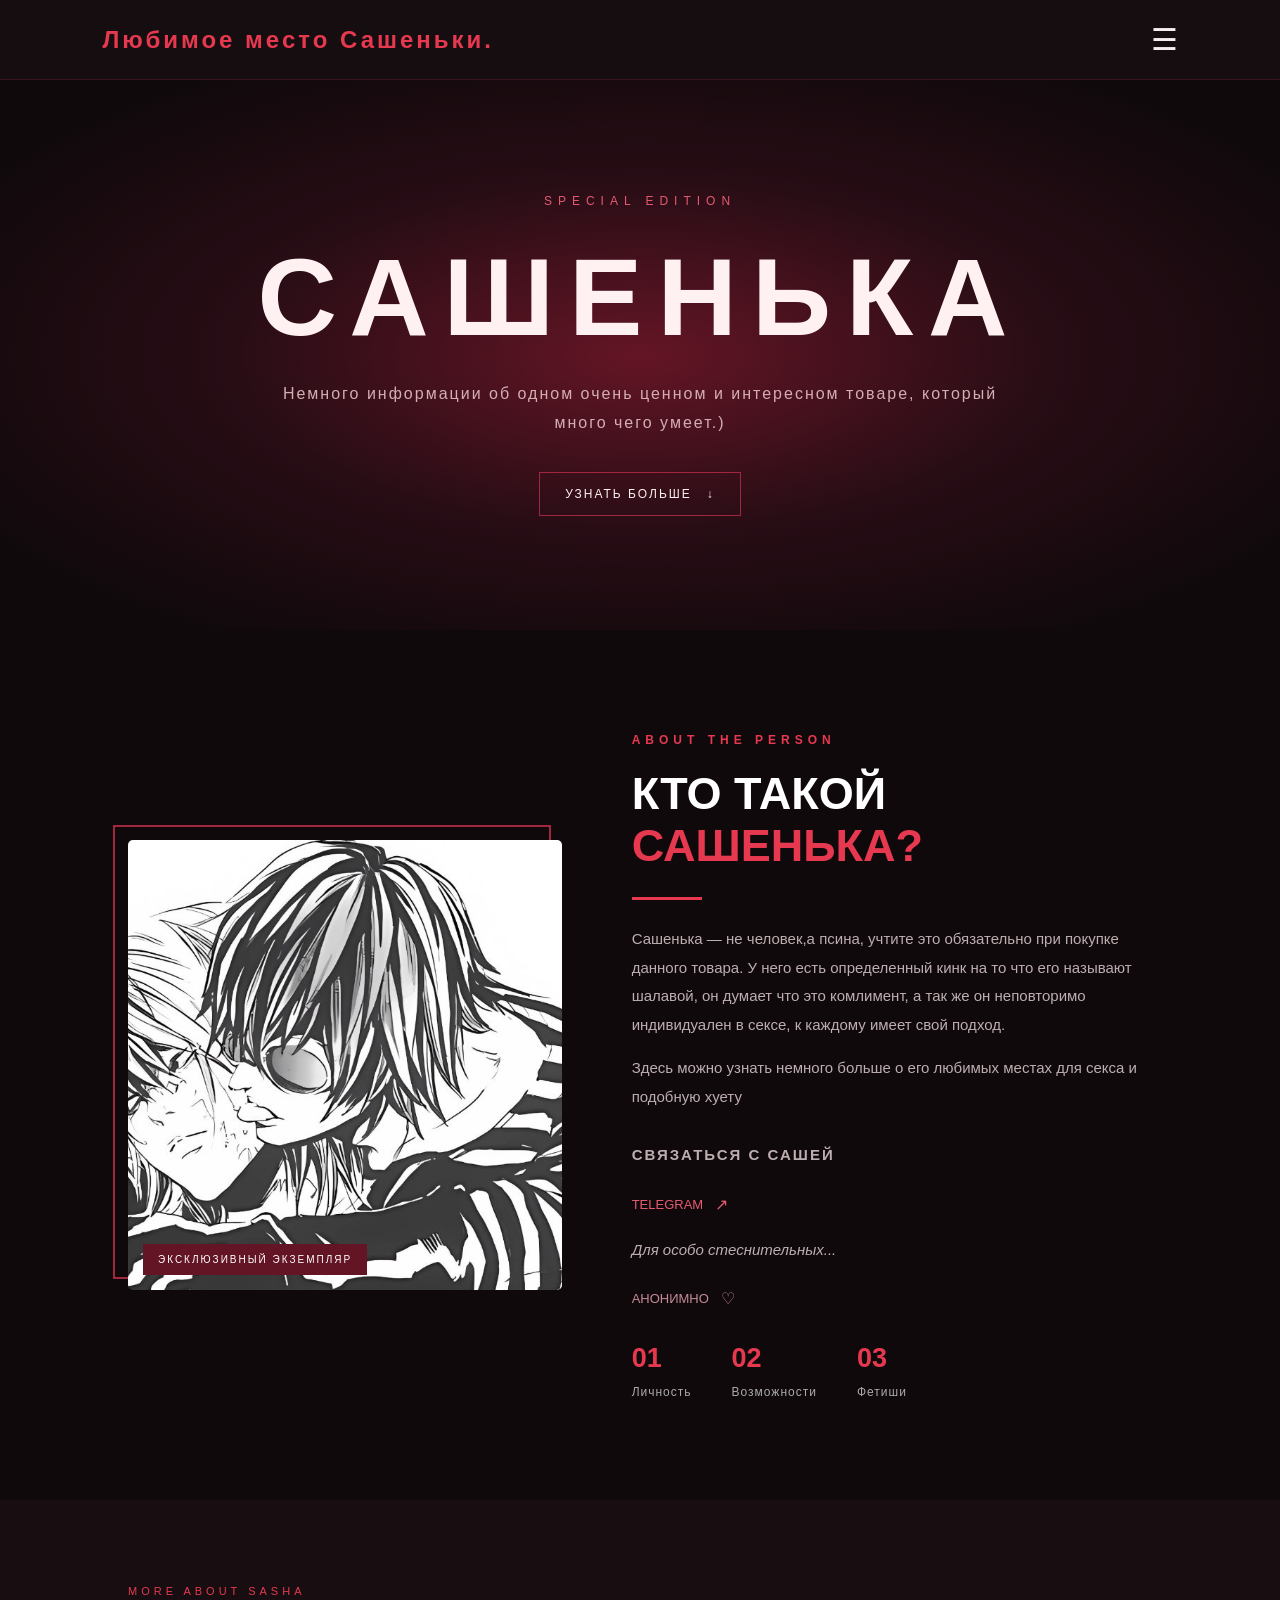
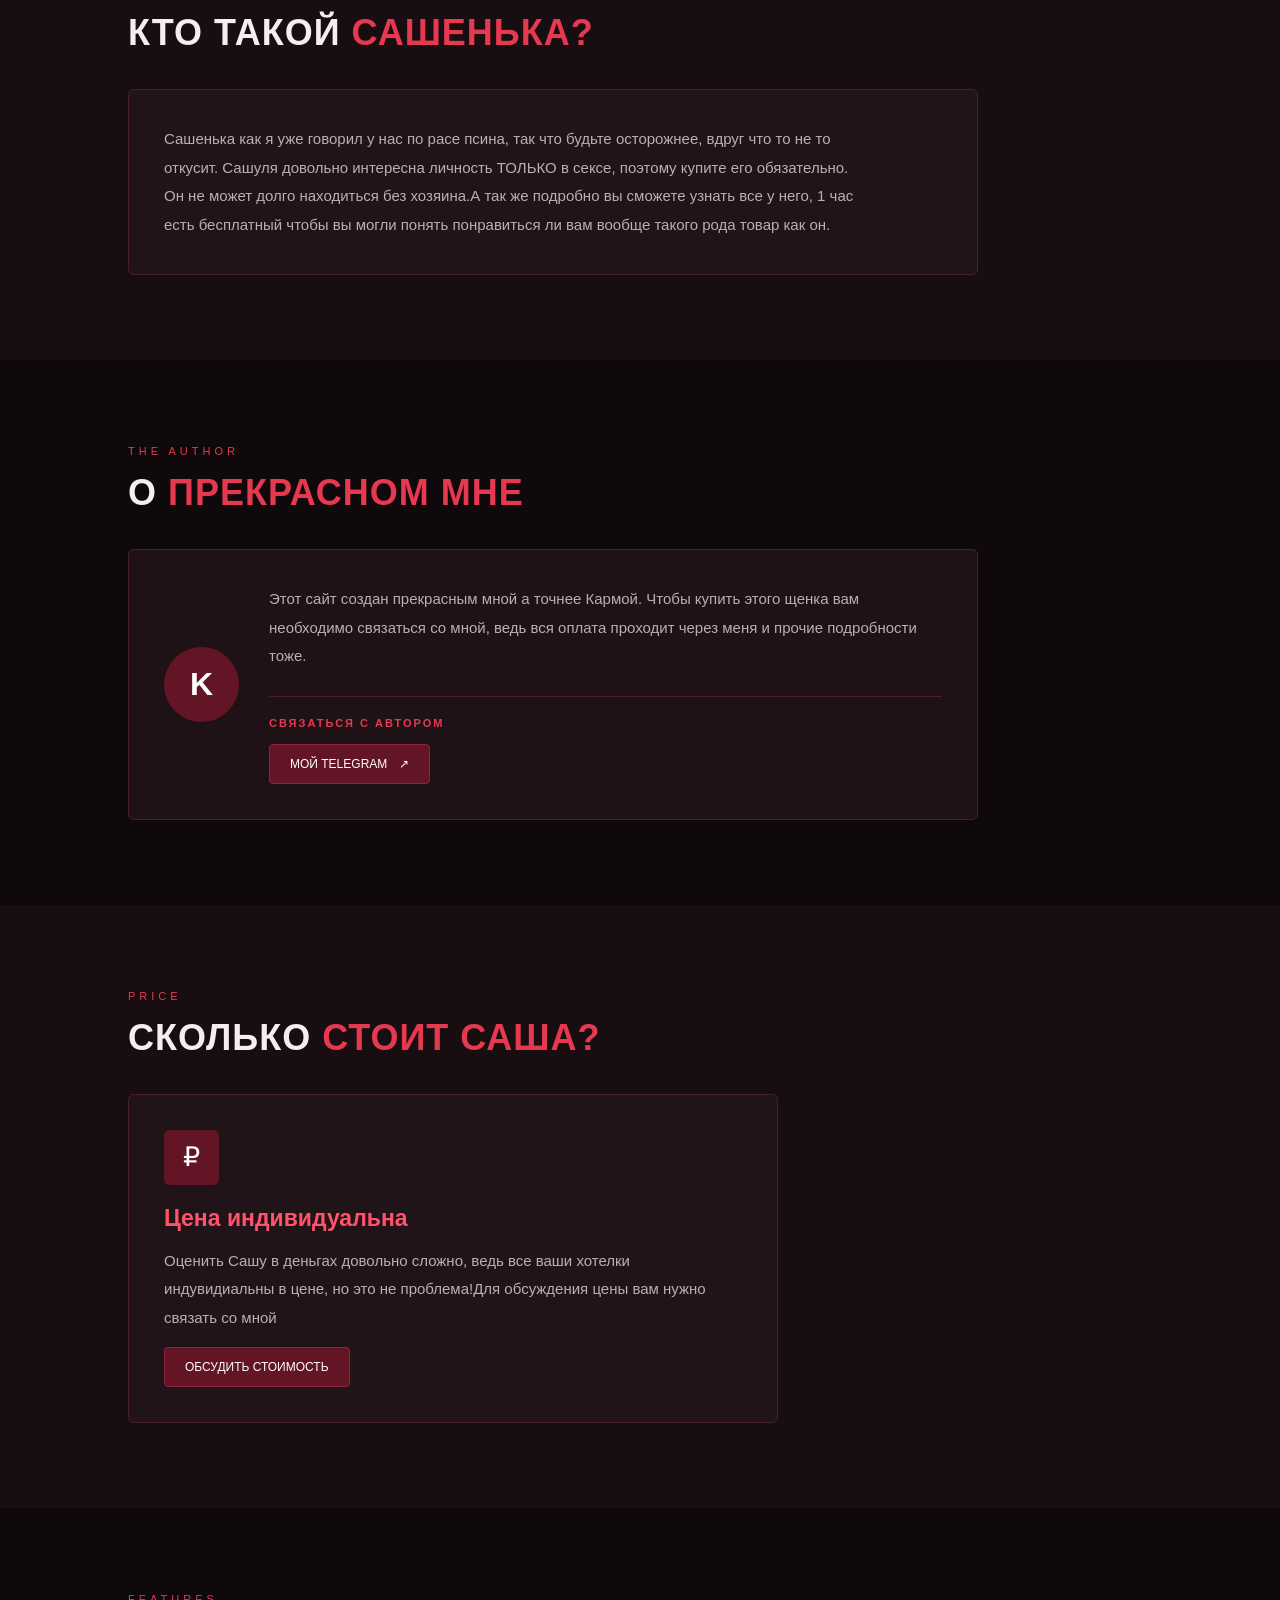
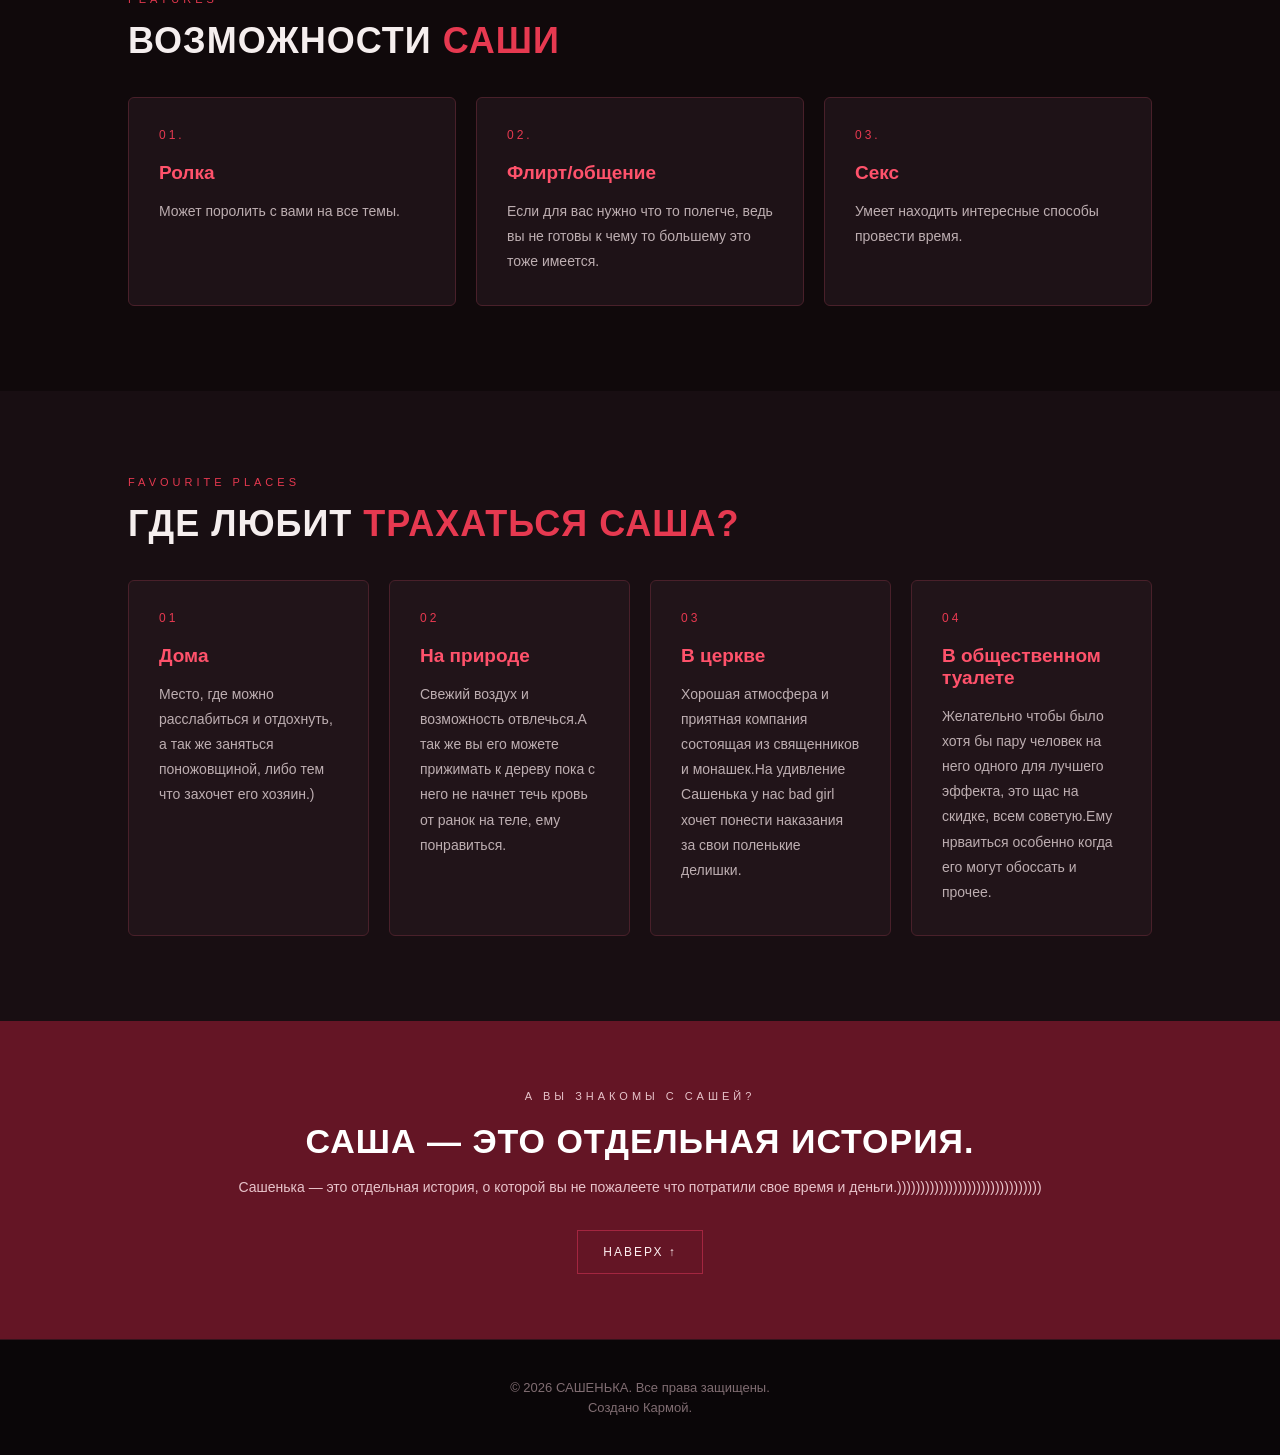
<file: index.html>
<!DOCTYPE html>
<html lang="ru">
<head>
    <meta charset="UTF-8">
    <meta name="viewport" content="width=device-width, initial-scale=1.0">
    <title>САЙТ для Сашеньки</title>
    <link rel="stylesheet" href="style.css">
</head>
<body>

    <header>
        <div class="logo">Любимое место Сашеньки.</div>

        <button class="burger" onclick="toggleMenu()" aria-label="Открыть меню">☰</button>

        <nav id="menu">
            <a href="#about" onclick="closeMenu()">О Саше</a>
            <a href="#author" onclick="closeMenu()">Автор данного произведения</a>
            <a href="#price" onclick="closeMenu()">Стоимость</a>
            <a href="#features" onclick="closeMenu()">Возможности Саши</a>
            <a href="#places" onclick="closeMenu()">Любимые места</a>
        </nav>
    </header>

    <main>
        <section class="hero">
            <div class="hero-label">SPECIAL EDITION</div>
            <h1>САШЕНЬКА</h1>
            <p>Немного информации об одном очень ценном и интересном товаре, который много чего умеет.)</p>
            <a href="#about" class="hero-button">УЗНАТЬ БОЛЬШЕ <span>↓</span></a>
        </section>

        <section class="about" id="about">
            <div class="about-image">
                <img src="sasha.jpg" alt="Фото Саши">
                <span class="image-label">ЭКСКЛЮЗИВНЫЙ ЭКЗЕМПЛЯР</span>
            </div>

            <div class="about-content">
                <span class="about-label">ABOUT THE PERSON</span>

                <h2>КТО ТАКОЙ <span>САШЕНЬКА?</span></h2>

                <div class="red-line"></div>

                <p>
                    Сашенька — не человек,а псина, учтите это обязательно при покупке данного товара.
                    У него есть определенный кинк на то что его называют шалавой,
                    он думает что это комлимент, а так же он
                    неповторимо индивидуален в сексе, к каждому имеет свой подход.
                </p>

                <p>
                    Здесь можно узнать немного больше о его любимых местах для секса и подобную хуету
                </p>

                <div class="about-contact">
                    <p class="contact-heading">СВЯЗАТЬСЯ С САШЕЙ</p>

                    <a href="https://t.me/USERNAME" target="_blank" rel="noopener noreferrer" class="contact-btn telegram">
                        TELEGRAM <span>↗</span>
                    </a>

                    <p class="shy-text">Для особо стеснительных...</p>

                    <a href="https://t.me/anonaskbot?start=mrc9h" target="_blank" rel="noopener noreferrer" class="contact-btn anonymous">
                        АНОНИМНО <span>♡</span>
                    </a>
                </div>

                <div class="about-info">
                    <div>
                        <h3>01</h3>
                        <span>Личность</span>
                    </div>

                    <div>
                        <h3>02</h3>
                        <span>Возможности</span>
                    </div>

                    <div>
                        <h3>03</h3>
                        <span>Фетиши</span>
                    </div>
                </div>
            </div>
        </section>

        <section class="description" id="sasha-description">
            <div class="section-heading">
                <span>MORE ABOUT SASHA</span>
                <h2>КТО ТАКОЙ <span>САШЕНЬКА?</span></h2>
            </div>

            <div class="description-card">
                <p>
                    Сашенька как я уже говорил у нас по расе псина,
                    так что будьте осторожнее, вдруг что то не то откусит.
                    Сашуля довольно интересна личность ТОЛЬКО в сексе, поэтому купите его обязательно.
                    Он не может долго находиться без хозяина.А так же подробно вы сможете узнать все у него, 1 час есть бесплатный чтобы
                     вы могли понять понравиться ли вам вообще такого рода товар как он.
                </p>
            </div>
        </section>

        <section id="author" class="author">
            <div class="section-heading">
                <span>THE AUTHOR</span>
                <h2>О <span>ПРЕКРАСНОМ МНЕ</span></h2>
            </div>

            <div class="author-card">
                <div class="author-icon">K</div>

                <div class="author-content">
                    <p>
                        Этот сайт создан прекрасным мной а точнее Кармой.

                        Чтобы купить этого щенка вам необходимо связаться со
                        мной, ведь вся оплата проходит через меня и прочие подробности тоже.
                    </p>

                    <div class="author-contact">
                        <span>СВЯЗАТЬСЯ С АВТОРОМ</span>
                        <a href="https://t.me/technaomeghaah" target="_blank" rel="noopener noreferrer" class="main-contact-btn">
                            МОЙ TELEGRAM <span>↗</span>
                        </a>
                    </div>
                </div>
            </div>
        </section>

        <section id="price" class="price-section">
            <div class="section-heading">
                <span>PRICE</span>
                <h2>СКОЛЬКО <span>СТОИТ САША?</span></h2>
            </div>

            <div class="price-card">
                <div class="price-symbol">₽</div>
                <h3>Цена индивидуальна</h3>
                <p>
                    Оценить Сашу в деньгах довольно сложно, ведь все ваши хотелки индувидиальны в цене, но это не проблема!Для обсуждения цены вам нужно связать со мной
                </p>

                <a href="https://t.me/technaomeghaah" target="_blank" rel="noopener noreferrer" class="main-contact-btn">
                    ОБСУДИТЬ СТОИМОСТЬ
                </a>
            </div>
        </section>

        <section id="features" class="features">
            <div class="section-heading">
                <span>FEATURES</span>
                <h2>ВОЗМОЖНОСТИ <span>САШИ</span></h2>
            </div>

            <div class="cards">
                <div class="card">
                    <span class="card-number">01.</span>
                    <h3>Ролка</h3>
                    <p>Может поролить с вами на все темы.</p>
                </div>

                <div class="card">
                    <span class="card-number">02.</span>
                    <h3>Флирт/общение</h3>
                    <p>Если для вас нужно что то полегче, ведь вы не готовы к чему то большему это тоже имеется.</p>
                </div>

                <div class="card">
                    <span class="card-number">03.</span>
                    <h3>Секс</h3>
                    <p>Умеет находить интересные способы провести время.</p>
                </div>
            </div>
        </section>

        <section id="places" class="places">
            <div class="section-heading">
                <span>FAVOURITE PLACES</span>
                <h2>ГДЕ ЛЮБИТ <span>ТРАХАТЬСЯ САША?</span></h2>
            </div>

            <div class="cards">
                <div class="card">
                    <span class="card-number">01</span>
                    <h3>Дома</h3>
                    <p>Место, где можно расслабиться и отдохнуть, а так же заняться поножовщиной, либо тем что захочет его хозяин.)</p>
                </div>

                <div class="card">
                    <span class="card-number">02</span>
                    <h3>На природе</h3>
                    <p>Свежий воздух и возможность отвлечься.А так же вы его можете прижимать к дереву пока с него не начнет течь кровь от ранок на теле, ему понравиться.</p>
                </div>

                <div class="card">
                    <span class="card-number">03</span>
                    <h3>В церкве</h3>
                    <p>Хорошая атмосфера и приятная компания состоящая из священников и монашек.На удивление Сашенька у нас bad girl хочет понести наказания за свои поленькие делишки.</p>
                </div>

                <div class="card">
                    <span class="card-number">04</span>
                    <h3>В общественном туалете</h3>
                    <p>Желательно чтобы было хотя бы пару человек на него одного для лучшего эффекта, это щас на скидке, всем советую.Ему нрваиться особенно когда его могут обоссать и прочее.</p>
                </div>
            </div>
        </section>
    </main>

    <section class="bottom-banner">
        <span>А ВЫ ЗНАКОМЫ С САШЕЙ?</span>
        <h2>САША — ЭТО ОТДЕЛЬНАЯ ИСТОРИЯ.</h2>
        <p>Сашенька — это отдельная история, о которой вы не пожалеете что потратили свое время и деньги.)))))))))))))))))))))))))))))))</p>
        <a href="#about" class="hero-button">НАВЕРХ ↑</a>
    </section>

    <footer>
        <p>© 2026 САШЕНЬКА. Все права защищены.</p>
        <p>Создано Кармой.</p>
    </footer>

    <script src="script.js"></script>

</body>
    
</html>
</file>
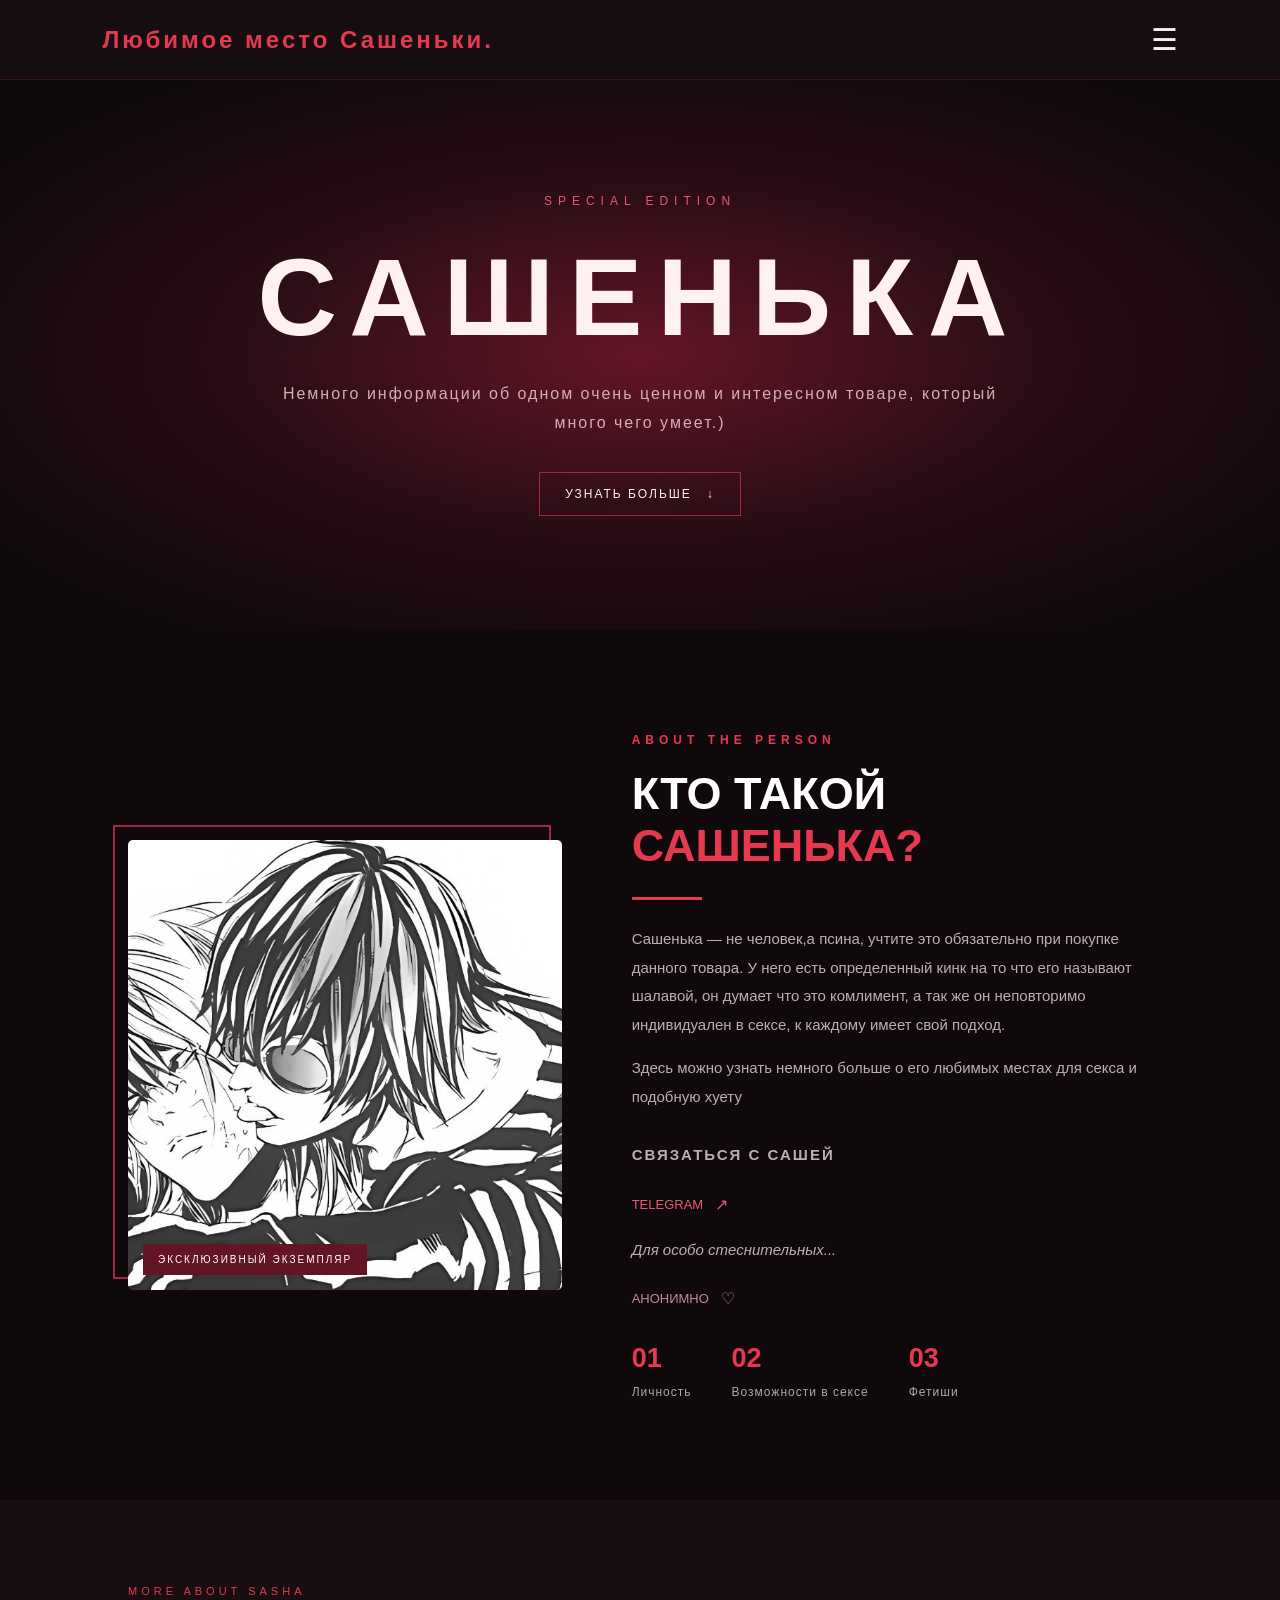
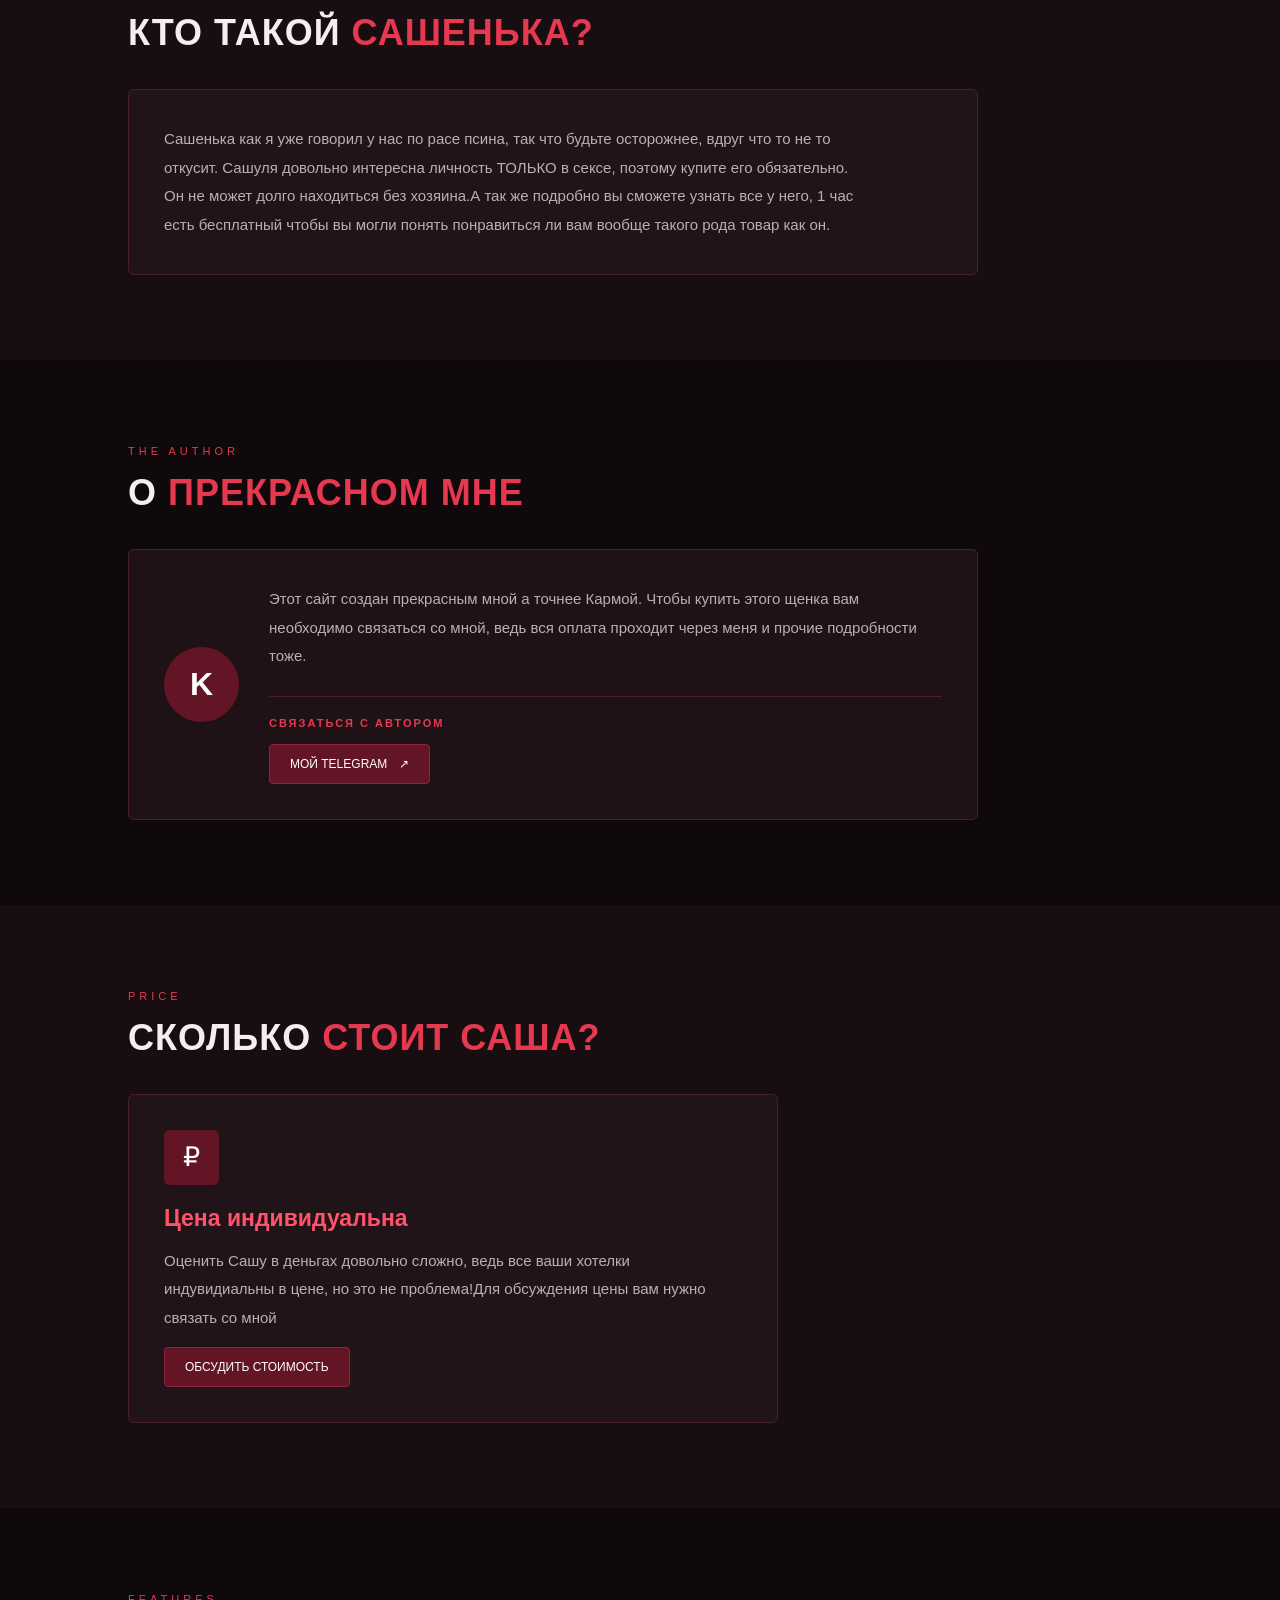
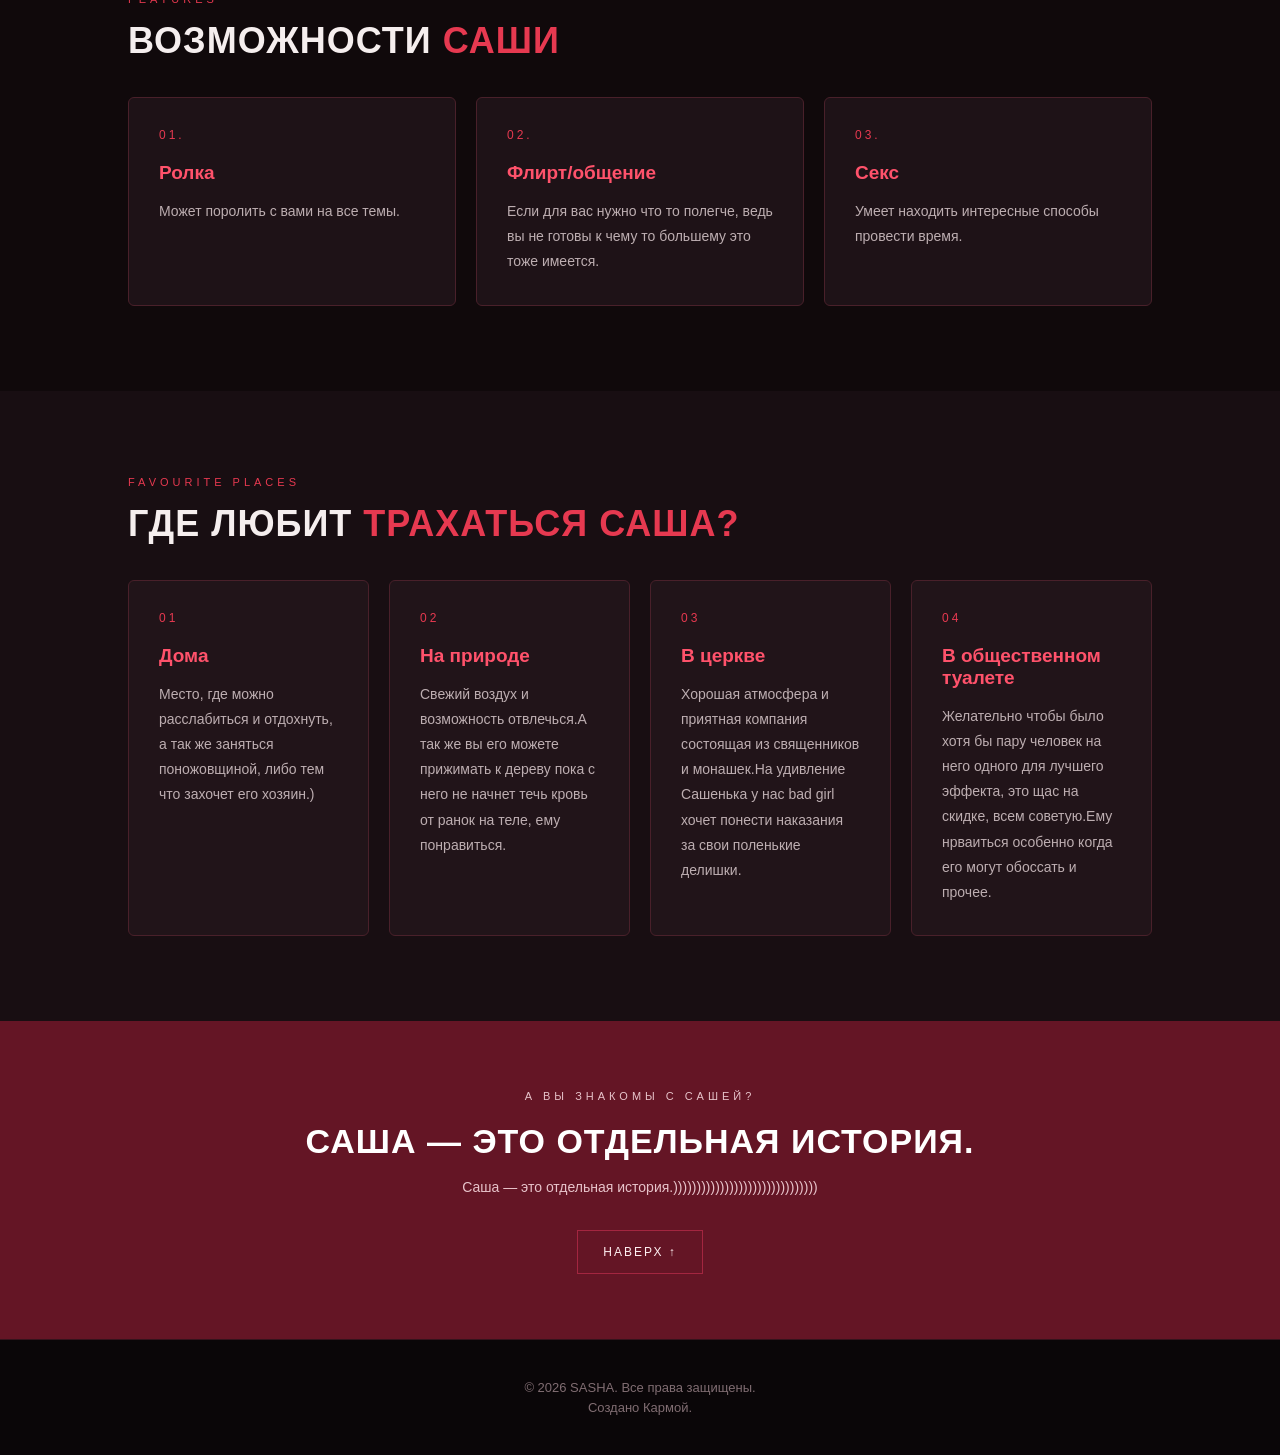
<file: sasha.html>
<!DOCTYPE html>
<html lang="ru">
<head>
    <meta charset="UTF-8">
    <meta name="viewport" content="width=device-width, initial-scale=1.0">
    <title>САЙТ для Сашеньки</title>
    <link rel="stylesheet" href="style.css">
</head>
<body>

    <header>
        <div class="logo">Любимое место Сашеньки.</div>

        <button class="burger" onclick="toggleMenu()" aria-label="Открыть меню">☰</button>

        <nav id="menu">
            <a href="#about" onclick="closeMenu()">О Саше</a>
            <a href="#author" onclick="closeMenu()">Автор данного произведения</a>
            <a href="#price" onclick="closeMenu()">Стоимость</a>
            <a href="#features" onclick="closeMenu()">Возможности Саши</a>
            <a href="#places" onclick="closeMenu()">Любимые места</a>
        </nav>
    </header>

    <main>
        <section class="hero">
            <div class="hero-label">SPECIAL EDITION</div>
            <h1>САШЕНЬКА</h1>
            <p>Немного информации об одном очень ценном и интересном товаре, который много чего умеет.)</p>
            <a href="#about" class="hero-button">УЗНАТЬ БОЛЬШЕ <span>↓</span></a>
        </section>

        <section class="about" id="about">
            <div class="about-image">
                <img src="sasha.jpg" alt="Фото Саши">
                <span class="image-label">ЭКСКЛЮЗИВНЫЙ ЭКЗЕМПЛЯР</span>
            </div>

            <div class="about-content">
                <span class="about-label">ABOUT THE PERSON</span>

                <h2>КТО ТАКОЙ <span>САШЕНЬКА?</span></h2>

                <div class="red-line"></div>

                <p>
                    Сашенька — не человек,а псина, учтите это обязательно при покупке данного товара.
                    У него есть определенный кинк на то что его называют шалавой,
                    он думает что это комлимент, а так же он
                    неповторимо индивидуален в сексе, к каждому имеет свой подход.
                </p>

                <p>
                    Здесь можно узнать немного больше о его любимых местах для секса и подобную хуету
                </p>

                <div class="about-contact">
                    <p class="contact-heading">СВЯЗАТЬСЯ С САШЕЙ</p>

                    <a href="https://t.me/USERNAME" target="_blank" rel="noopener noreferrer" class="contact-btn telegram">
                        TELEGRAM <span>↗</span>
                    </a>

                    <p class="shy-text">Для особо стеснительных...</p>

                    <a href="https://t.me/anonaskbot?start=mrc9h" target="_blank" rel="noopener noreferrer" class="contact-btn anonymous">
                        АНОНИМНО <span>♡</span>
                    </a>
                </div>

                <div class="about-info">
                    <div>
                        <h3>01</h3>
                        <span>Личность</span>
                    </div>

                    <div>
                        <h3>02</h3>
                        <span>Возможности в сексе</span>
                    </div>

                    <div>
                        <h3>03</h3>
                        <span>Фетиши</span>
                    </div>
                </div>
            </div>
        </section>

        <section class="description" id="sasha-description">
            <div class="section-heading">
                <span>MORE ABOUT SASHA</span>
                <h2>КТО ТАКОЙ <span>САШЕНЬКА?</span></h2>
            </div>

            <div class="description-card">
                <p>
                    Сашенька как я уже говорил у нас по расе псина,
                    так что будьте осторожнее, вдруг что то не то откусит.
                    Сашуля довольно интересна личность ТОЛЬКО в сексе, поэтому купите его обязательно.
                    Он не может долго находиться без хозяина.А так же подробно вы сможете узнать все у него, 1 час есть бесплатный чтобы
                     вы могли понять понравиться ли вам вообще такого рода товар как он.
                </p>
            </div>
        </section>

        <section id="author" class="author">
            <div class="section-heading">
                <span>THE AUTHOR</span>
                <h2>О <span>ПРЕКРАСНОМ МНЕ</span></h2>
            </div>

            <div class="author-card">
                <div class="author-icon">K</div>

                <div class="author-content">
                    <p>
                        Этот сайт создан прекрасным мной а точнее Кармой.

                        Чтобы купить этого щенка вам необходимо связаться со
                        мной, ведь вся оплата проходит через меня и прочие подробности тоже.
                    </p>

                    <div class="author-contact">
                        <span>СВЯЗАТЬСЯ С АВТОРОМ</span>
                        <a href="https://t.me/technaomeghaah" target="_blank" rel="noopener noreferrer" class="main-contact-btn">
                            МОЙ TELEGRAM <span>↗</span>
                        </a>
                    </div>
                </div>
            </div>
        </section>

        <section id="price" class="price-section">
            <div class="section-heading">
                <span>PRICE</span>
                <h2>СКОЛЬКО <span>СТОИТ САША?</span></h2>
            </div>

            <div class="price-card">
                <div class="price-symbol">₽</div>
                <h3>Цена индивидуальна</h3>
                <p>
                    Оценить Сашу в деньгах довольно сложно, ведь все ваши хотелки индувидиальны в цене, но это не проблема!Для обсуждения цены вам нужно связать со мной
                </p>

                <a href=https://t.me/technaomeghaah" target="_blank" rel="noopener noreferrer" class="main-contact-btn">
                    ОБСУДИТЬ СТОИМОСТЬ
                </a>
            </div>
        </section>

        <section id="features" class="features">
            <div class="section-heading">
                <span>FEATURES</span>
                <h2>ВОЗМОЖНОСТИ <span>САШИ</span></h2>
            </div>

            <div class="cards">
                <div class="card">
                    <span class="card-number">01.</span>
                    <h3>Ролка</h3>
                    <p>Может поролить с вами на все темы.</p>
                </div>

                <div class="card">
                    <span class="card-number">02.</span>
                    <h3>Флирт/общение</h3>
                    <p>Если для вас нужно что то полегче, ведь вы не готовы к чему то большему это тоже имеется.</p>
                </div>

                <div class="card">
                    <span class="card-number">03.</span>
                    <h3>Секс</h3>
                    <p>Умеет находить интересные способы провести время.</p>
                </div>
            </div>
        </section>

        <section id="places" class="places">
            <div class="section-heading">
                <span>FAVOURITE PLACES</span>
                <h2>ГДЕ ЛЮБИТ <span>ТРАХАТЬСЯ САША?</span></h2>
            </div>

            <div class="cards">
                <div class="card">
                    <span class="card-number">01</span>
                    <h3>Дома</h3>
                    <p>Место, где можно расслабиться и отдохнуть, а так же заняться поножовщиной, либо тем что захочет его хозяин.)</p>
                </div>

                <div class="card">
                    <span class="card-number">02</span>
                    <h3>На природе</h3>
                    <p>Свежий воздух и возможность отвлечься.А так же вы его можете прижимать к дереву пока с него не начнет течь кровь от ранок на теле, ему понравиться.</p>
                </div>

                <div class="card">
                    <span class="card-number">03</span>
                    <h3>В церкве</h3>
                    <p>Хорошая атмосфера и приятная компания состоящая из священников и монашек.На удивление Сашенька у нас bad girl хочет понести наказания за свои поленькие делишки.</p>
                </div>

                <div class="card">
                    <span class="card-number">04</span>
                    <h3>В общественном туалете</h3>
                    <p>Желательно чтобы было хотя бы пару человек на него одного для лучшего эффекта, это щас на скидке, всем советую.Ему нрваиться особенно когда его могут обоссать и прочее.</p>
                </div>
            </div>
        </section>
    </main>

    <section class="bottom-banner">
        <span>А ВЫ ЗНАКОМЫ С САШЕЙ?</span>
        <h2>САША — ЭТО ОТДЕЛЬНАЯ ИСТОРИЯ.</h2>
        <p>Саша — это отдельная история.)))))))))))))))))))))))))))))))</p>
        <a href="#about" class="hero-button">НАВЕРХ ↑</a>
    </section>

    <footer>
        <p>© 2026 SASHA. Все права защищены.</p>
        <p>Создано Кармой.</p>
    </footer>

    <script src="script.js"></script>

</body>
    
</html>
</file>
<file: style.css>
* {
    margin: 0;
    padding: 0;
    box-sizing: border-box;
}

html {
    scroll-behavior: smooth;
}

body {
    font-family: Arial, sans-serif;
    background: #10090b;
    color: #f5eeee;
}



header {
    height: 80px;
    padding: 0 8%;
    display: flex;
    justify-content: space-between;
    align-items: center;
    background: #160d10;
    border-bottom: 1px solid #38151e;
    position: sticky;
    top: 0;
    z-index: 10;
}

.logo {
    font-size: 24px;
    font-weight: bold;
    letter-spacing: 3px;
    color: #e63950;
}

.burger {
    font-size: 30px;
    cursor: pointer;
    border: none;
    background: none;
    color: #f5eeee;
    transition: 0.3s;
}

.burger:hover {
    color: #e63950;
}


nav {
    display: none;
    position: absolute;
    right: 8%;
    top: 70px;
    background: #211116;
    padding: 25px;
    border: 1px solid #54202c;
    border-radius: 6px;
}

nav.active {
    display: flex;
    flex-direction: column;
    gap: 20px;
}

nav a {
    text-decoration: none;
    color: #eee0e3;
    font-size: 15px;
    transition: 0.3s;
}

nav a:hover {
    color: #e63950;
    padding-left: 5px;
}


.hero {
    min-height: 550px;
    display: flex;
    flex-direction: column;
    justify-content: center;
    align-items: center;
    text-align: center;
    padding: 40px 20px;
    background: radial-gradient(ellipse at center, #641525 0%, #280d15 45%, #10090b 85%);
}

.hero-label {
    color: #e65a70;
    font-size: 12px;
    letter-spacing: 6px;
    margin-bottom: 25px;
}

.hero h1 {
    font-size: clamp(50px, 10vw, 110px);
    letter-spacing: 15px;
    margin-bottom: 20px;
    color: #fff0f2;
}

.hero p {
    color: #d5aeb5;
    font-size: 16px;
    letter-spacing: 2px;
    line-height: 1.8;
    max-width: 750px;
}

/* BUTTON */

.hero-button {
    display: inline-flex;
    align-items: center;
    gap: 15px;
    margin-top: 35px;
    padding: 14px 25px;
    border: 1px solid #a32640;
    color: #fff0f2;
    text-decoration: none;
    font-size: 12px;
    letter-spacing: 2px;
    transition: 0.3s;
}

.hero-button:hover {
    background: #a32640;
}

.about {
    display: flex;
    align-items: center;
    gap: 70px;
    background: #10090b;
    padding: 100px 10%;
}

.about-image {
    flex: 1;
    min-width: 0;
    position: relative;
}

.about-image::before {
    content: "";
    position: absolute;
    top: -15px;
    left: -15px;
    width: 100%;
    height: 100%;
    border: 2px solid #a32640;
    z-index: 0;
}

.about-image img {
    position: relative;
    z-index: 1;
    display: block;
    width: 100%;
    height: 450px;
    object-fit: cover;
    border-radius: 5px;
    filter: grayscale(25%);
}

.image-label {
    position: absolute;
    z-index: 2;
    bottom: 15px;
    left: 15px;
    background: #641525;
    color: white;
    padding: 10px 15px;
    font-size: 10px;
    letter-spacing: 2px;
}

.about-content {
    flex: 1.2;
}

.about-label {
    color: #e63950;
    font-size: 12px;
    letter-spacing: 5px;
    font-weight: bold;
}

.about-content h2 {
    margin-top: 20px;
    font-size: clamp(28px, 4vw, 45px);
    color: white;
}

.about-content h2 span {
    color: #e63950;
}

.red-line {
    width: 70px;
    height: 3px;
    background: #e63950;
    margin: 25px 0;
}

.about-content p {
    color: #bdaeb1;
    line-height: 1.9;
    margin-bottom: 15px;
    font-size: 15px;
}

.about-contact {
    display: flex;
    flex-direction: column;
    align-items: flex-start;
    gap: 10px;
    margin-top: 30px;
}

.contact-heading {
    color: #f5eeee;
    font-size: 12px;
    font-weight: bold;
    letter-spacing: 2px;
}

.contact-btn {
    display: flex;
    align-items: center;
    gap: 12px;
    color: #e65a70;
    font-size: 13px;
    text-decoration: none;
    transition: 0.3s;
}

.contact-btn span {
    font-size: 16px;
}

.contact-btn:hover {
    color: white;
    transform: translateX(5px);
}

.shy-text {
    color: #806d72;
    font-size: 11px;
    font-style: italic;
    margin-top: 12px;
}

.anonymous {
    color: #c58b98;
}

.anonymous:hover {
    color: #ff526b;
}

.about-info {
    display: flex;
    gap: 40px;
    margin-top: 35px;
}

.about-info h3 {
    color: #e63950;
    font-size: 27px;
    margin-bottom: 8px;
}

.about-info span {
    color: #aaa;
    font-size: 12px;
    letter-spacing: 1px;
}


.section-heading {
    margin-bottom: 35px;
}

.section-heading > span {
    display: block;
    color: #e63950;
    font-size: 11px;
    letter-spacing: 4px;
    margin-bottom: 15px;
}

.section-heading h2 {
    color: #f5eeee;
    font-size: clamp(26px, 4vw, 36px);
    letter-spacing: 1px;
}

.section-heading h2 span {
    color: #e63950;
}


.description {
    padding: 85px 10%;
    background: #180e12;
}

.description-card {
    display: flex;
    align-items: flex-start;
    gap: 30px;
    max-width: 850px;
    padding: 35px;
    background: #211419;
    border: 1px solid #49202a;
    border-radius: 6px;
}

.description-number {
    color: #e63950;
    font-size: 35px;
    font-weight: bold;
}

.description-card p {
    color: #bdaeb1;
    font-size: 15px;
    line-height: 1.9;
    max-width: 700px;
}



.author {
    padding: 85px 10%;
    background: #10090b;
}

.author-card {
    display: flex;
    align-items: center;
    gap: 30px;
    max-width: 850px;
    padding: 35px;
    background: #1e1217;
    border: 1px solid #49202a;
    border-radius: 6px;
}

.author-icon {
    width: 75px;
    height: 75px;
    flex-shrink: 0;
    display: flex;
    align-items: center;
    justify-content: center;
    background: #641525;
    color: white;
    font-size: 32px;
    font-weight: bold;
    border-radius: 50%;
}

.author-content {
    flex: 1;
}

.author-content p {
    color: #bdaeb1;
    font-size: 15px;
    line-height: 1.9;
}

.author-contact {
    margin-top: 25px;
    padding-top: 20px;
    border-top: 1px solid #49202a;
}

.author-contact > span {
    display: block;
    color: #e63950;
    font-size: 11px;
    font-weight: bold;
    letter-spacing: 2px;
}

.main-contact-btn {
    display: inline-flex;
    align-items: center;
    gap: 12px;
    margin-top: 15px;
    padding: 12px 20px;
    background: #641525;
    border: 1px solid #8f263b;
    border-radius: 4px;
    color: white;
    font-size: 12px;
    text-decoration: none;
    transition: 0.3s;
}

.main-contact-btn:hover {
    background: #a32640;
}



.price-section {
    padding: 85px 10%;
    background: #180e12;
}

.price-card {
    max-width: 650px;
    padding: 35px;
    background: #211419;
    border: 1px solid #49202a;
    border-radius: 6px;
}

.price-symbol {
    width: 55px;
    height: 55px;
    display: flex;
    justify-content: center;
    align-items: center;
    margin-bottom: 20px;
    background: #641525;
    border-radius: 6px;
    color: white;
    font-size: 27px;
}

.price-card h3 {
    color: #ff526b;
    font-size: 23px;
    margin-bottom: 15px;
}

.price-card p {
    color: #bdaeb1;
    font-size: 15px;
    line-height: 1.9;
}

/* FEATURES */

.features {
    padding: 85px 10%;
    background: #10090b;
}

/* CARDS */

.cards {
    display: grid;
    grid-template-columns: repeat(auto-fit, minmax(220px, 1fr));
    gap: 20px;
    margin-top: 35px;
}

.card {
    background: #1e1217;
    padding: 30px;
    border-radius: 6px;
    min-height: 190px;
    border: 1px solid #49202a;
    transition: 0.25s;
}

.card:hover {
    transform: translateY(-5px);
    border-color: #a32640;
    background: #25151c;
}

.card-number {
    display: block;
    color: #e63950;
    font-size: 12px;
    letter-spacing: 3px;
    margin-bottom: 20px;
}

.card h3 {
    margin-bottom: 15px;
    color: #ff526b;
    font-size: 19px;
}

.card p {
    font-size: 14px;
    color: #bdaeb1;
    line-height: 1.8;
}


.places {
    padding: 85px 10%;
    background: #180e12;
}

.places .card {
    background: #211419;
}

.places .card:hover {
    background: #291820;
}



.bottom-banner {
    background: #641525;
    padding: 65px 20px;
    text-align: center;
}

.bottom-banner > span {
    color: #e7c3ca;
    font-size: 11px;
    letter-spacing: 4px;
}

.bottom-banner h2 {
    font-size: clamp(23px, 4vw, 34px);
    margin: 18px 0;
    color: white;
    letter-spacing: 1px;
}

.bottom-banner p {
    color: #e7c3ca;
    font-size: 14px;
    margin: 0 auto;
}



footer {
    background: #0a0608;
    color: white;
    padding: 35px 8%;
    text-align: center;
    border-top: 1px solid #35131c;
}

footer p {
    color: #806d72;
    font-size: 13px;
    margin: 5px 0;
}


::selection {
    background: #e63950;
    color: white;
}


::-webkit-scrollbar {
    width: 8px;
}

::-webkit-scrollbar-track {
    background: #10090b;
}

::-webkit-scrollbar-thumb {
    background: #8f263b;
    border-radius: 10px;
}

::-webkit-scrollbar-thumb:hover {
    background: #e63950;
}



@media (max-width: 700px) {
    .about {
        flex-direction: column;
        gap: 40px;
        padding: 70px 8%;
    }

    .about-image {
        width: 90%;
    }

    .about-image img {
        height: 350px;
    }

    .about-content {
        width: 100%;
    }

    .about-info {
        gap: 25px;
        flex-wrap: wrap;
    }

    .author-card {
        flex-direction: column;
        align-items: flex-start;
        padding: 25px;
    }

    .description-card {
        flex-direction: column;
        padding: 25px;
    }

    .price-card {
        padding: 25px;
    }
}

@media (max-width: 600px) {
    header {
        padding: 0 6%;
    }

    .logo {
        font-size: 18px;
        letter-spacing: 2px;
    }

    section {
        padding: 65px 7%;
    }

    .hero {
        min-height: 430px;
    }

    .hero h1 {
        letter-spacing: 7px;
    }

    .hero p {
        font-size: 14px;
    }

    .section-heading h2 {
        font-size: 26px;
    }

    .card {
        padding: 25px;
    }

    .bottom-banner h2 {
        font-size: 23px;
    }
}
</file>
